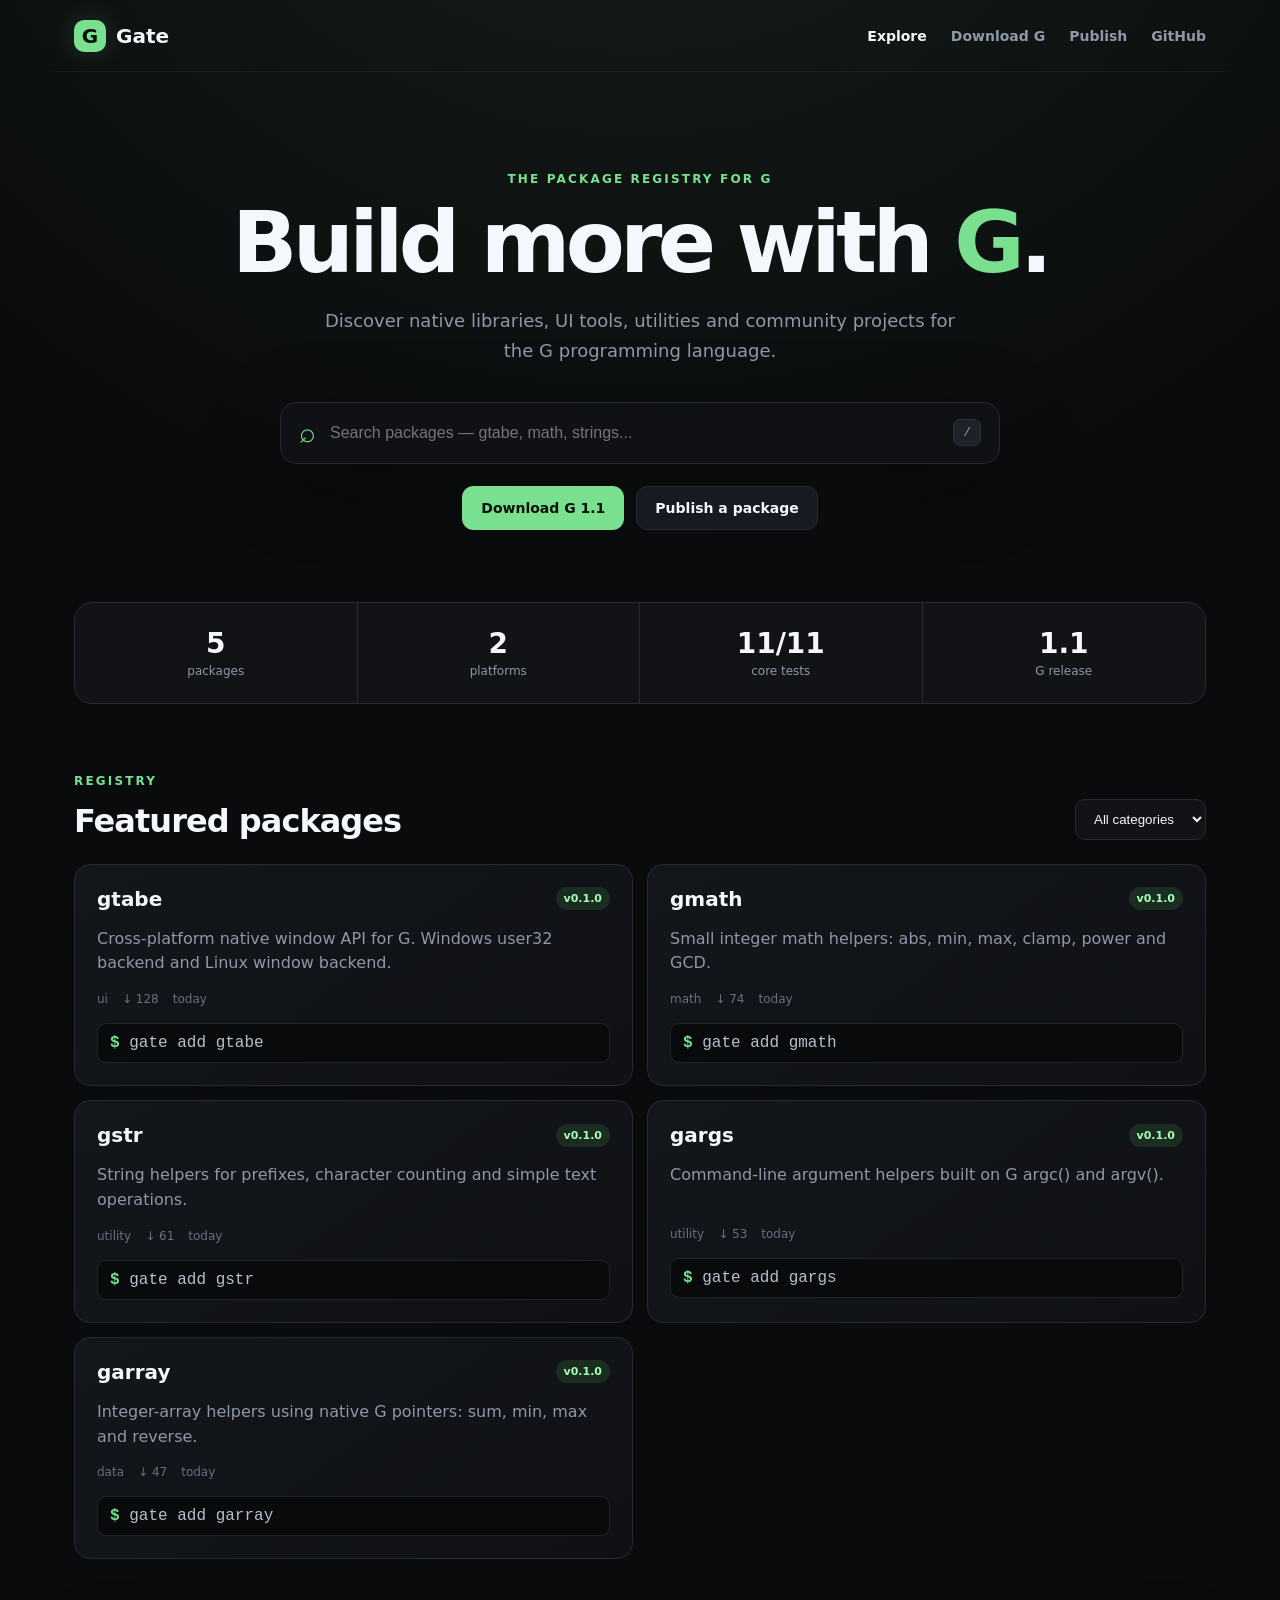
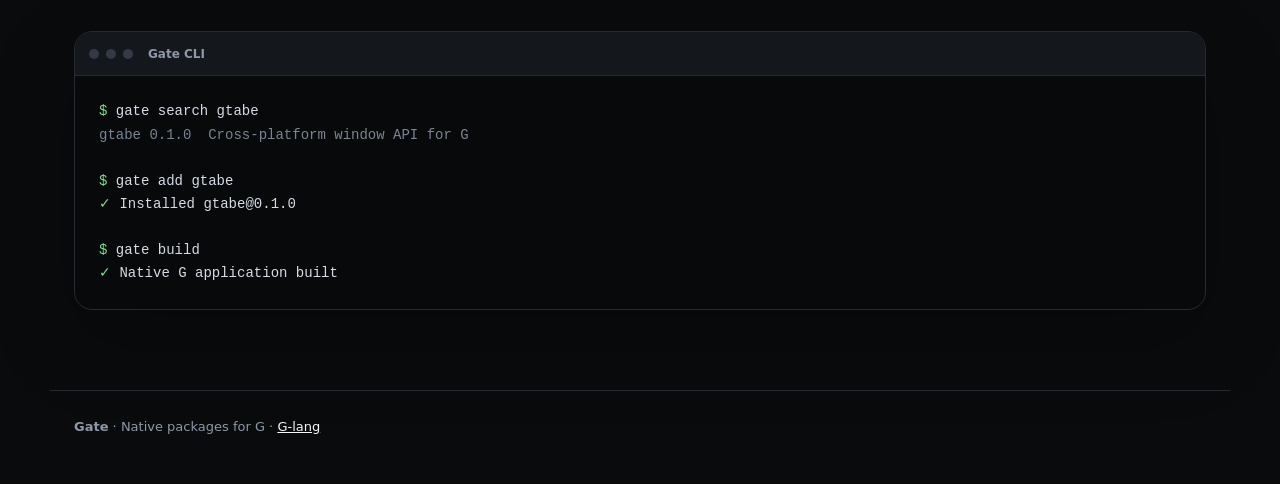
<file: site/index.html>
<!doctype html>
<html lang="en">
<head>
  <meta charset="utf-8"><meta name="viewport" content="width=device-width,initial-scale=1">
  <title>Gate — Packages for G</title>
  <meta name="description" content="Gate is the package registry for the G programming language.">
  <link rel="stylesheet" href="assets/style.css">
  <meta name="theme-color" content="#0a0b0d">
</head>
<body>
<header class="topbar">
  <a class="brand" href="index.html"><span class="gate-mark">G</span><span>Gate</span></a>
  <nav><a class="active" href="index.html">Explore</a><a href="downloads.html">Download G</a><a href="publish.html">Publish</a><a href="https://github.com/12cosqun12-boop/G-lang">GitHub</a></nav>
</header>
<main>
<section class="hero">
  <div class="eyebrow">THE PACKAGE REGISTRY FOR G</div>
  <h1>Build more with <span>G</span>.</h1>
  <p>Discover native libraries, UI tools, utilities and community projects for the G programming language.</p>
  <div class="search-shell"><span>⌕</span><input id="search" autocomplete="off" placeholder="Search packages — gtabe, math, strings..."><kbd>/</kbd></div>
  <div class="hero-actions"><a class="button primary" href="downloads.html">Download G 1.1</a><a class="button" href="publish.html">Publish a package</a></div>
</section>
<section class="stats" id="stats"></section>
<section class="content-section">
  <div class="section-head"><div><div class="eyebrow">REGISTRY</div><h2>Featured packages</h2></div>
  <select id="category"><option value="all">All categories</option><option value="ui">UI</option><option value="utility">Utility</option><option value="math">Math</option><option value="data">Data</option></select></div>
  <div class="package-grid" id="packages"></div><div class="empty" id="empty" hidden>No packages match your search.</div>
</section>
<section class="terminal-card">
  <div class="terminal-top"><span></span><span></span><span></span><b>Gate CLI</b></div>
  <pre><code><span class="prompt">$</span> gate search gtabe
<span class="muted">gtabe 0.1.0  Cross-platform window API for G</span>

<span class="prompt">$</span> gate add gtabe
<span class="ok">✓</span> Installed gtabe@0.1.0

<span class="prompt">$</span> gate build
<span class="ok">✓</span> Native G application built</code></pre>
</section>
</main>
<footer><b>Gate</b> · Native packages for G · <a href="https://github.com/12cosqun12-boop/G-lang">G-lang</a></footer>
<script src="assets/app.js"></script>
</body>
</html>
</file>
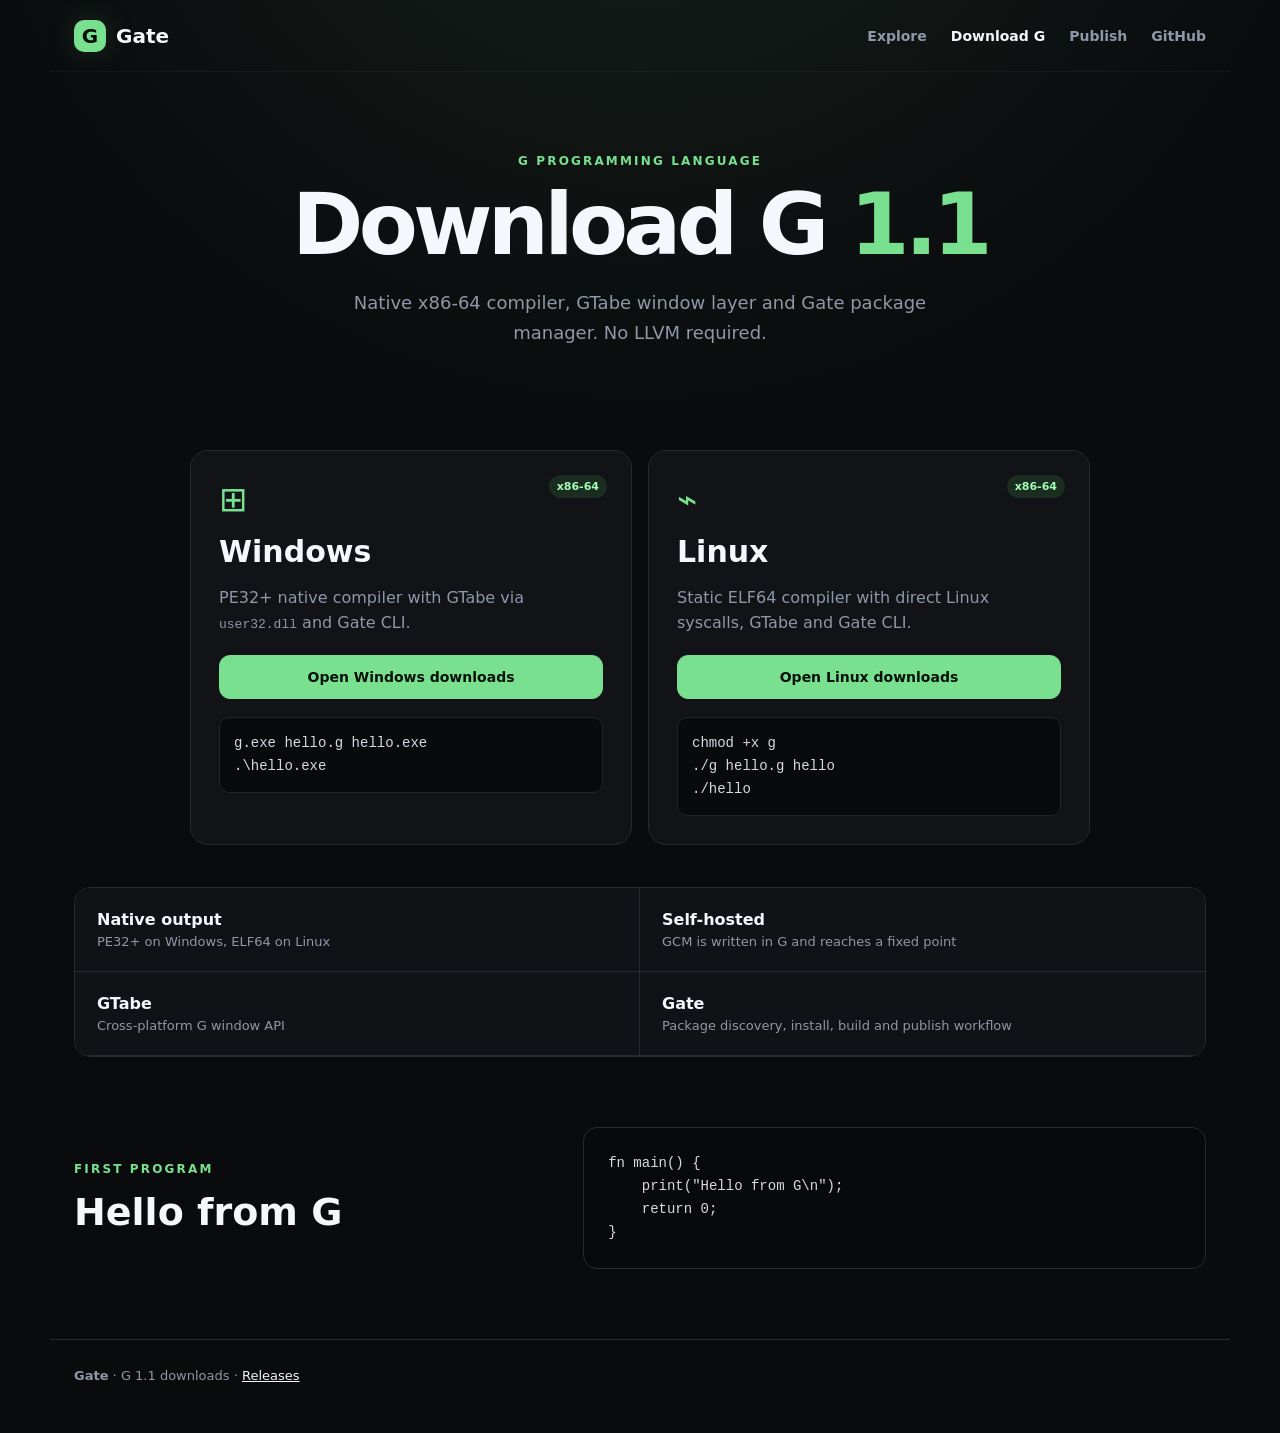
<file: site/downloads.html>
<!doctype html>
<html lang="en">
<head>
<meta charset="utf-8"><meta name="viewport" content="width=device-width,initial-scale=1">
<title>Download G — Gate</title><meta name="description" content="Download the G programming language compiler for Windows and Linux.">
<link rel="stylesheet" href="assets/style.css">
</head>
<body>
<header class="topbar"><a class="brand" href="index.html"><span class="gate-mark">G</span><span>Gate</span></a>
<nav><a href="index.html">Explore</a><a class="active" href="downloads.html">Download G</a><a href="publish.html">Publish</a><a href="https://github.com/12cosqun12-boop/G-lang">GitHub</a></nav></header>
<main>
<section class="page-hero"><div class="eyebrow">G PROGRAMMING LANGUAGE</div><h1>Download G <span>1.1</span></h1>
<p>Native x86-64 compiler, GTabe window layer and Gate package manager. No LLVM required.</p></section>
<section class="download-grid">
<article class="download-card"><div class="os-icon">⊞</div><div class="pill">x86-64</div><h2>Windows</h2>
<p>PE32+ native compiler with GTabe via <code>user32.dll</code> and Gate CLI.</p>
<a class="button primary full" href="https://github.com/12cosqun12-boop/G-lang/releases">Open Windows downloads</a>
<pre><code>g.exe hello.g hello.exe
.\hello.exe</code></pre></article>
<article class="download-card"><div class="os-icon">⌁</div><div class="pill">x86-64</div><h2>Linux</h2>
<p>Static ELF64 compiler with direct Linux syscalls, GTabe and Gate CLI.</p>
<a class="button primary full" href="https://github.com/12cosqun12-boop/G-lang/releases">Open Linux downloads</a>
<pre><code>chmod +x g
./g hello.g hello
./hello</code></pre></article>
</section>
<section class="feature-list">
<div><b>Native output</b><span>PE32+ on Windows, ELF64 on Linux</span></div>
<div><b>Self-hosted</b><span>GCM is written in G and reaches a fixed point</span></div>
<div><b>GTabe</b><span>Cross-platform G window API</span></div>
<div><b>Gate</b><span>Package discovery, install, build and publish workflow</span></div>
</section>
<section class="code-doc"><div><div class="eyebrow">FIRST PROGRAM</div><h2>Hello from G</h2></div>
<pre><code>fn main() {
    print("Hello from G\n");
    return 0;
}</code></pre></section>
</main>
<footer><b>Gate</b> · G 1.1 downloads · <a href="https://github.com/12cosqun12-boop/G-lang/releases">Releases</a></footer>
</body></html>
</file>
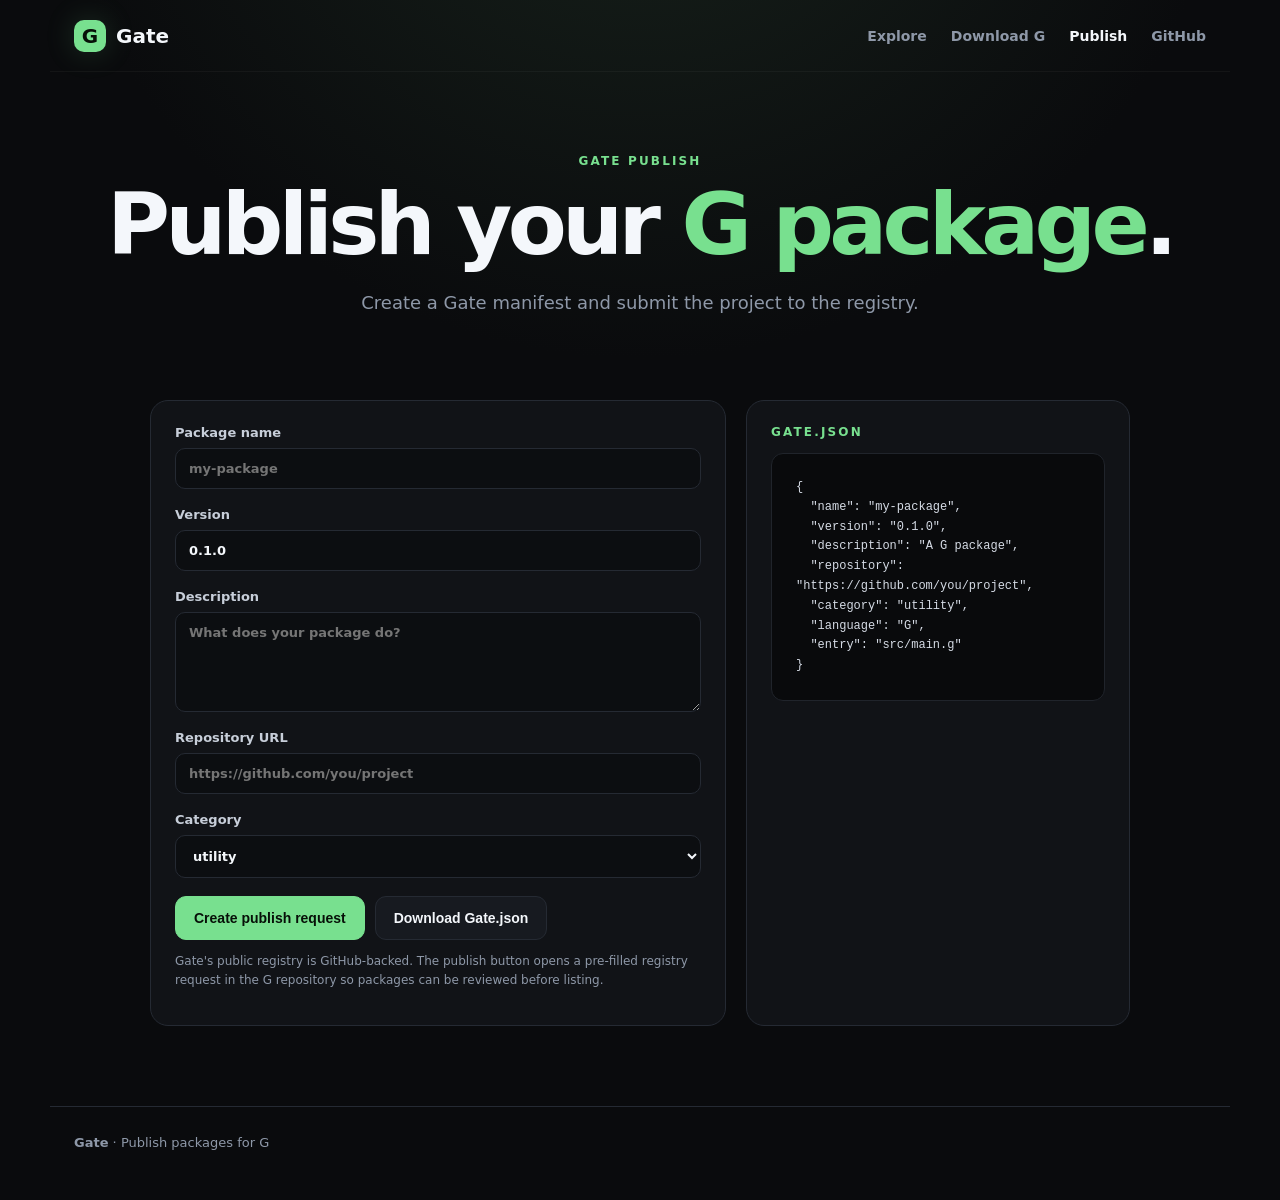
<file: site/publish.html>
<!doctype html>
<html lang="en">
<head><meta charset="utf-8"><meta name="viewport" content="width=device-width,initial-scale=1"><title>Publish — Gate</title><link rel="stylesheet" href="assets/style.css"></head>
<body>
<header class="topbar"><a class="brand" href="index.html"><span class="gate-mark">G</span><span>Gate</span></a>
<nav><a href="index.html">Explore</a><a href="downloads.html">Download G</a><a class="active" href="publish.html">Publish</a><a href="https://github.com/12cosqun12-boop/G-lang">GitHub</a></nav></header>
<main>
<section class="page-hero compact"><div class="eyebrow">GATE PUBLISH</div><h1>Publish your <span>G package</span>.</h1><p>Create a Gate manifest and submit the project to the registry.</p></section>
<section class="publish-layout">
<form class="publish-form" id="publishForm">
<label>Package name<input id="pkgName" required pattern="[a-z0-9-]+" placeholder="my-package"></label>
<label>Version<input id="pkgVersion" required value="0.1.0"></label>
<label>Description<textarea id="pkgDescription" required placeholder="What does your package do?"></textarea></label>
<label>Repository URL<input id="pkgRepo" type="url" required placeholder="https://github.com/you/project"></label>
<label>Category<select id="pkgCategory"><option>utility</option><option>ui</option><option>math</option><option>data</option></select></label>
<div class="form-actions"><button class="button primary" type="submit">Create publish request</button><button class="button" type="button" id="downloadManifest">Download Gate.json</button></div>
<p class="form-note">Gate's public registry is GitHub-backed. The publish button opens a pre-filled registry request in the G repository so packages can be reviewed before listing.</p>
</form>
<aside class="manifest-preview"><div class="eyebrow">GATE.JSON</div><pre><code id="manifest"></code></pre></aside>
</section></main>
<footer><b>Gate</b> · Publish packages for G</footer><script src="assets/publish.js"></script>
</body></html>
</file>
<file: site/assets/style.css>
:root{--bg:#0a0b0d;--panel:#111317;--panel2:#171a20;--line:#252a33;--text:#f4f7fb;--muted:#8e98a8;--accent:#78e08f;--accent2:#a2ffb5;--radius:18px}*{box-sizing:border-box}html{scroll-behavior:smooth}body{margin:0;background:radial-gradient(circle at 50% -20%,#18231c 0,#0a0b0d 38%);color:var(--text);font-family:Inter,ui-sans-serif,system-ui,-apple-system,Segoe UI,sans-serif}.topbar{height:72px;display:flex;align-items:center;justify-content:space-between;max-width:1180px;margin:auto;padding:0 24px;border-bottom:1px solid rgba(255,255,255,.04)}.brand{display:flex;gap:10px;align-items:center;font-weight:800;font-size:20px;color:var(--text);text-decoration:none}.gate-mark{display:grid;place-items:center;width:32px;height:32px;border-radius:10px;background:var(--accent);color:#071008;font-weight:900;box-shadow:0 0 30px rgba(120,224,143,.18)}nav{display:flex;gap:24px}nav a{color:var(--muted);text-decoration:none;font-size:14px;font-weight:600}nav a:hover,nav a.active{color:var(--text)}main{max-width:1180px;margin:auto;padding:0 24px}.hero{padding:100px 0 60px;text-align:center;max-width:850px;margin:auto}.eyebrow{font-size:12px;letter-spacing:.18em;font-weight:800;color:var(--accent);margin-bottom:14px}.hero h1,.page-hero h1{font-size:clamp(48px,7vw,86px);line-height:.98;letter-spacing:-.055em;margin:0 0 22px}.hero h1 span,.page-hero h1 span{color:var(--accent)}.hero p,.page-hero p{max-width:650px;margin:0 auto 32px;color:var(--muted);font-size:18px;line-height:1.65}.search-shell{height:62px;max-width:720px;margin:36px auto 22px;border:1px solid var(--line);border-radius:16px;background:#0f1115;display:flex;align-items:center;padding:0 18px;gap:12px;box-shadow:0 20px 80px rgba(0,0,0,.32)}.search-shell span{color:var(--accent);font-size:28px}.search-shell input{flex:1;background:none;border:0;outline:0;color:var(--text);font-size:16px}.search-shell kbd{background:#1d2128;color:var(--muted);padding:5px 9px;border:1px solid #2b3039;border-radius:7px}.hero-actions{display:flex;gap:12px;justify-content:center}.button{display:inline-flex;align-items:center;justify-content:center;min-height:44px;padding:0 18px;border-radius:11px;background:#171a20;color:var(--text);border:1px solid var(--line);text-decoration:none;font-weight:750;font-size:14px;cursor:pointer}.button:hover{transform:translateY(-1px);border-color:#3a424f}.button.primary{background:var(--accent);color:#071008;border-color:var(--accent)}.button.full{width:100%}.stats{display:grid;grid-template-columns:repeat(4,1fr);border:1px solid var(--line);border-radius:var(--radius);overflow:hidden;background:var(--panel);margin:12px 0 70px}.stat{padding:24px;text-align:center;border-right:1px solid var(--line)}.stat:last-child{border-right:0}.stat b{font-size:28px;display:block}.stat span{color:var(--muted);font-size:12px}.content-section{margin:0 0 72px}.section-head{display:flex;align-items:end;justify-content:space-between;margin-bottom:24px}.section-head h2{font-size:32px;margin:0;letter-spacing:-.03em}.section-head select{background:var(--panel);color:var(--text);border:1px solid var(--line);padding:11px 14px;border-radius:10px}.package-grid{display:grid;grid-template-columns:repeat(2,1fr);gap:14px}.package-card{background:linear-gradient(145deg,#13161b,#0f1115);border:1px solid var(--line);border-radius:16px;padding:22px;text-decoration:none;color:inherit;transition:.18s ease}.package-card:hover{border-color:#3b4552;transform:translateY(-2px)}.package-top{display:flex;justify-content:space-between;align-items:center}.package-name{font-size:20px;font-weight:850}.version,.pill{font-size:11px;font-weight:800;background:#1b2c20;color:var(--accent2);padding:5px 8px;border-radius:999px}.package-card p{color:var(--muted);line-height:1.55;min-height:48px}.package-meta{display:flex;gap:14px;color:#667181;font-size:12px}.install{margin-top:17px;background:#090a0c;border:1px solid #20242b;padding:10px 12px;border-radius:9px;font-family:ui-monospace,SFMono-Regular,Consolas,monospace;color:#b7c0cd}.install b{color:var(--accent)}.empty{text-align:center;color:var(--muted);padding:40px}.terminal-card{border:1px solid var(--line);background:#08090b;border-radius:18px;overflow:hidden;margin-bottom:80px;box-shadow:0 30px 80px rgba(0,0,0,.25)}.terminal-top{height:44px;background:#14171c;display:flex;align-items:center;gap:7px;padding:0 14px;border-bottom:1px solid var(--line)}.terminal-top span{width:10px;height:10px;border-radius:50%;background:#343a44}.terminal-top b{margin-left:8px;font-size:12px;color:var(--muted)}pre{margin:0;overflow:auto}pre code{display:block;padding:24px;font-family:ui-monospace,SFMono-Regular,Consolas,monospace;font-size:14px;line-height:1.65;color:#d5dbe5}.prompt,.ok{color:var(--accent)}.muted{color:#7a8492}.page-hero{padding:82px 0 40px;text-align:center}.page-hero.compact{padding-bottom:30px}.download-grid{display:grid;grid-template-columns:1fr 1fr;gap:16px;margin:30px auto 32px;max-width:900px}.download-card{position:relative;background:var(--panel);border:1px solid var(--line);border-radius:18px;padding:28px}.download-card h2{font-size:30px;margin:15px 0 8px}.download-card p{color:var(--muted);line-height:1.6;min-height:54px}.download-card .pill{position:absolute;right:24px;top:24px}.os-icon{font-size:34px;color:var(--accent)}.download-card pre{margin-top:18px;background:#090a0c;border-radius:10px;border:1px solid #20242b}.download-card pre code{padding:14px}.feature-list{display:grid;grid-template-columns:1fr 1fr;border:1px solid var(--line);border-radius:16px;overflow:hidden;margin:42px 0}.feature-list div{padding:22px;background:#101216;border-bottom:1px solid var(--line)}.feature-list div:nth-child(odd){border-right:1px solid var(--line)}.feature-list b,.feature-list span{display:block}.feature-list span{color:var(--muted);font-size:13px;margin-top:5px}.code-doc{display:grid;grid-template-columns:1fr 1.3fr;gap:30px;align-items:center;margin:70px 0}.code-doc h2{font-size:38px;margin:0}.code-doc pre{background:#08090b;border:1px solid var(--line);border-radius:14px}.publish-layout{display:grid;grid-template-columns:1.2fr .8fr;gap:20px;max-width:980px;margin:20px auto 80px}.publish-form,.manifest-preview{background:var(--panel);border:1px solid var(--line);border-radius:18px;padding:24px}.publish-form label{display:block;color:#c7ced9;font-size:13px;font-weight:700;margin-bottom:18px}.publish-form input,.publish-form textarea,.publish-form select{display:block;width:100%;margin-top:8px;background:#0c0e11;border:1px solid var(--line);border-radius:10px;color:var(--text);padding:12px 13px;font:inherit;outline:none}.publish-form textarea{min-height:100px;resize:vertical}.publish-form input:focus,.publish-form textarea:focus{border-color:#4a6351}.form-actions{display:flex;gap:10px}.form-note{font-size:12px;color:var(--muted);line-height:1.55}.manifest-preview pre{background:#090a0c;border-radius:12px;border:1px solid #20242b}.manifest-preview code{font-size:12px;white-space:pre-wrap}footer{border-top:1px solid var(--line);max-width:1180px;margin:auto;padding:28px 24px 50px;color:var(--muted);font-size:13px}footer a{color:var(--text)}@media(max-width:760px){.topbar{height:auto;padding:18px 20px;align-items:flex-start}.topbar nav{gap:12px;flex-wrap:wrap;justify-content:flex-end}.hero{padding-top:70px}.stats{grid-template-columns:1fr 1fr}.stat:nth-child(2){border-right:0}.stat:nth-child(-n+2){border-bottom:1px solid var(--line)}.package-grid,.download-grid,.publish-layout,.code-doc{grid-template-columns:1fr}.feature-list{grid-template-columns:1fr}.feature-list div:nth-child(odd){border-right:0}.hero-actions{flex-direction:column}.button{width:100%}.section-head{align-items:flex-start;gap:14px;flex-direction:column}.hero h1,.page-hero h1{font-size:52px}}
</file>
